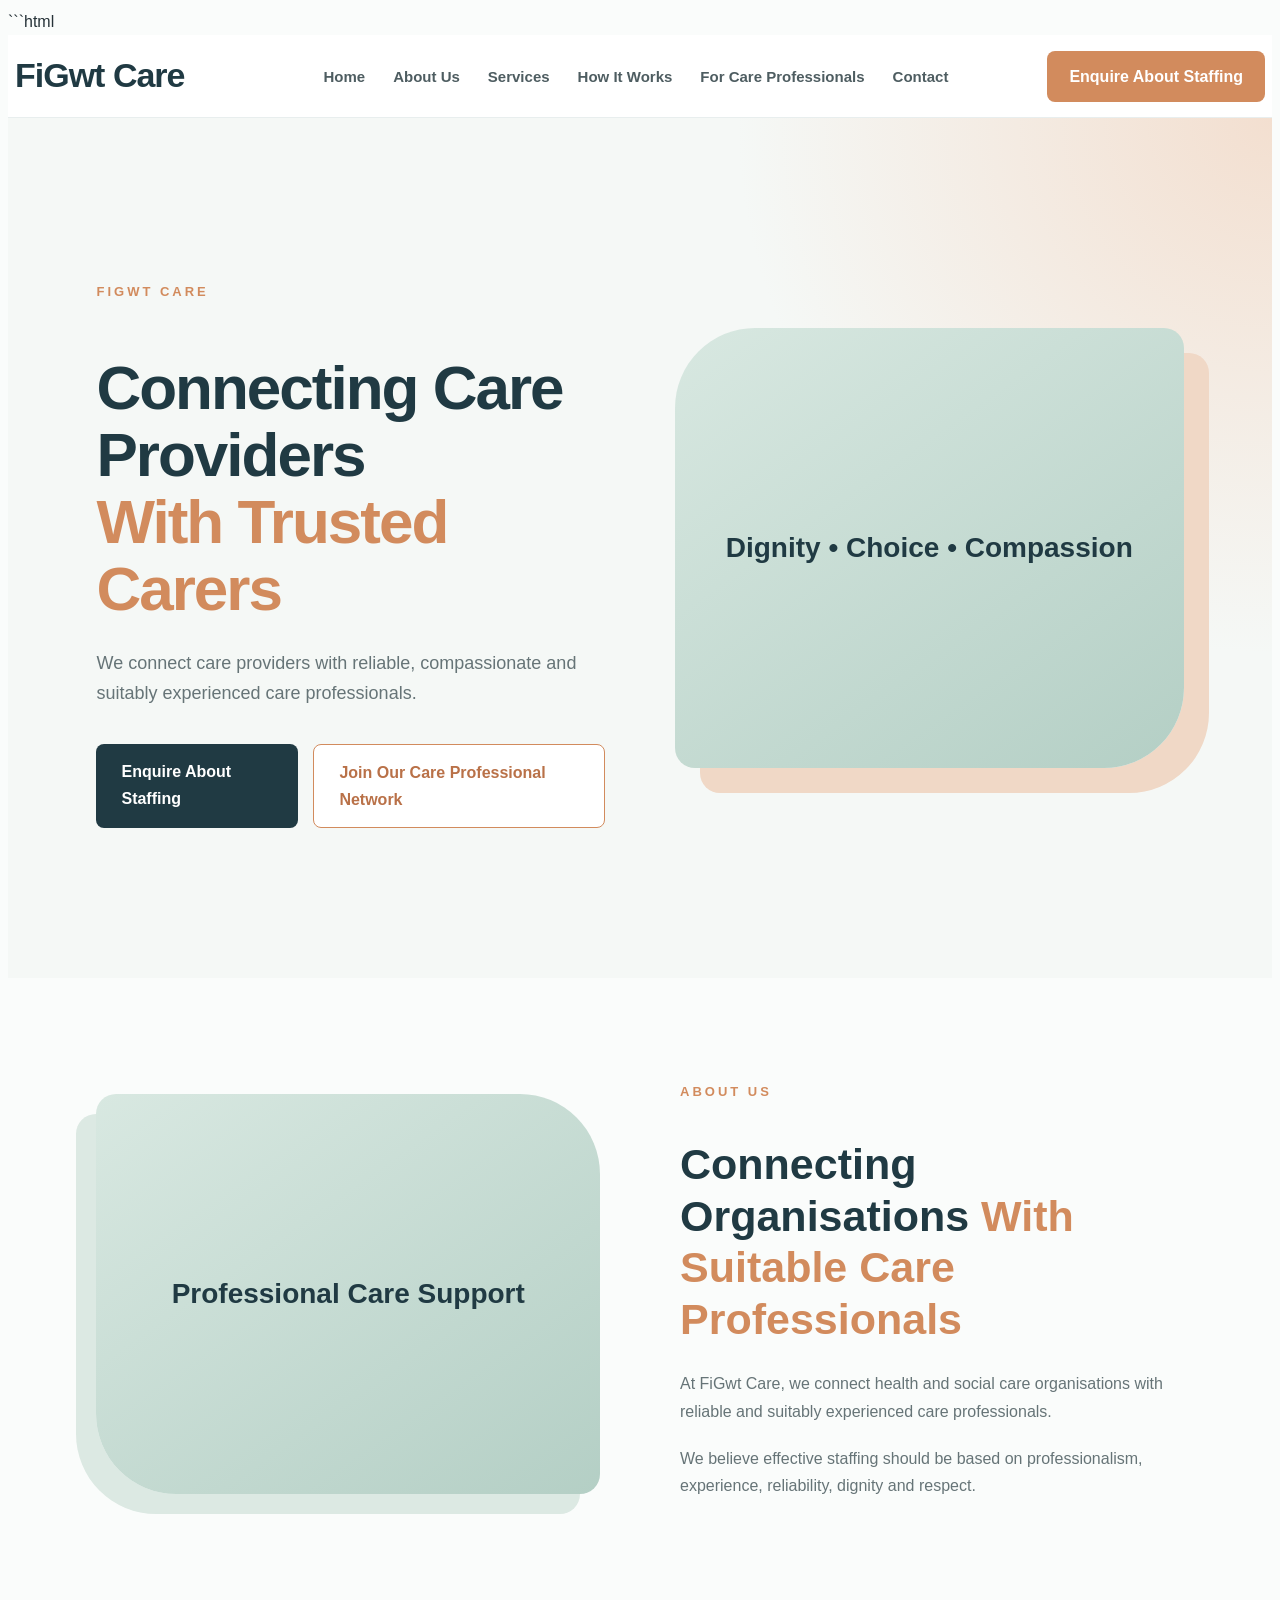
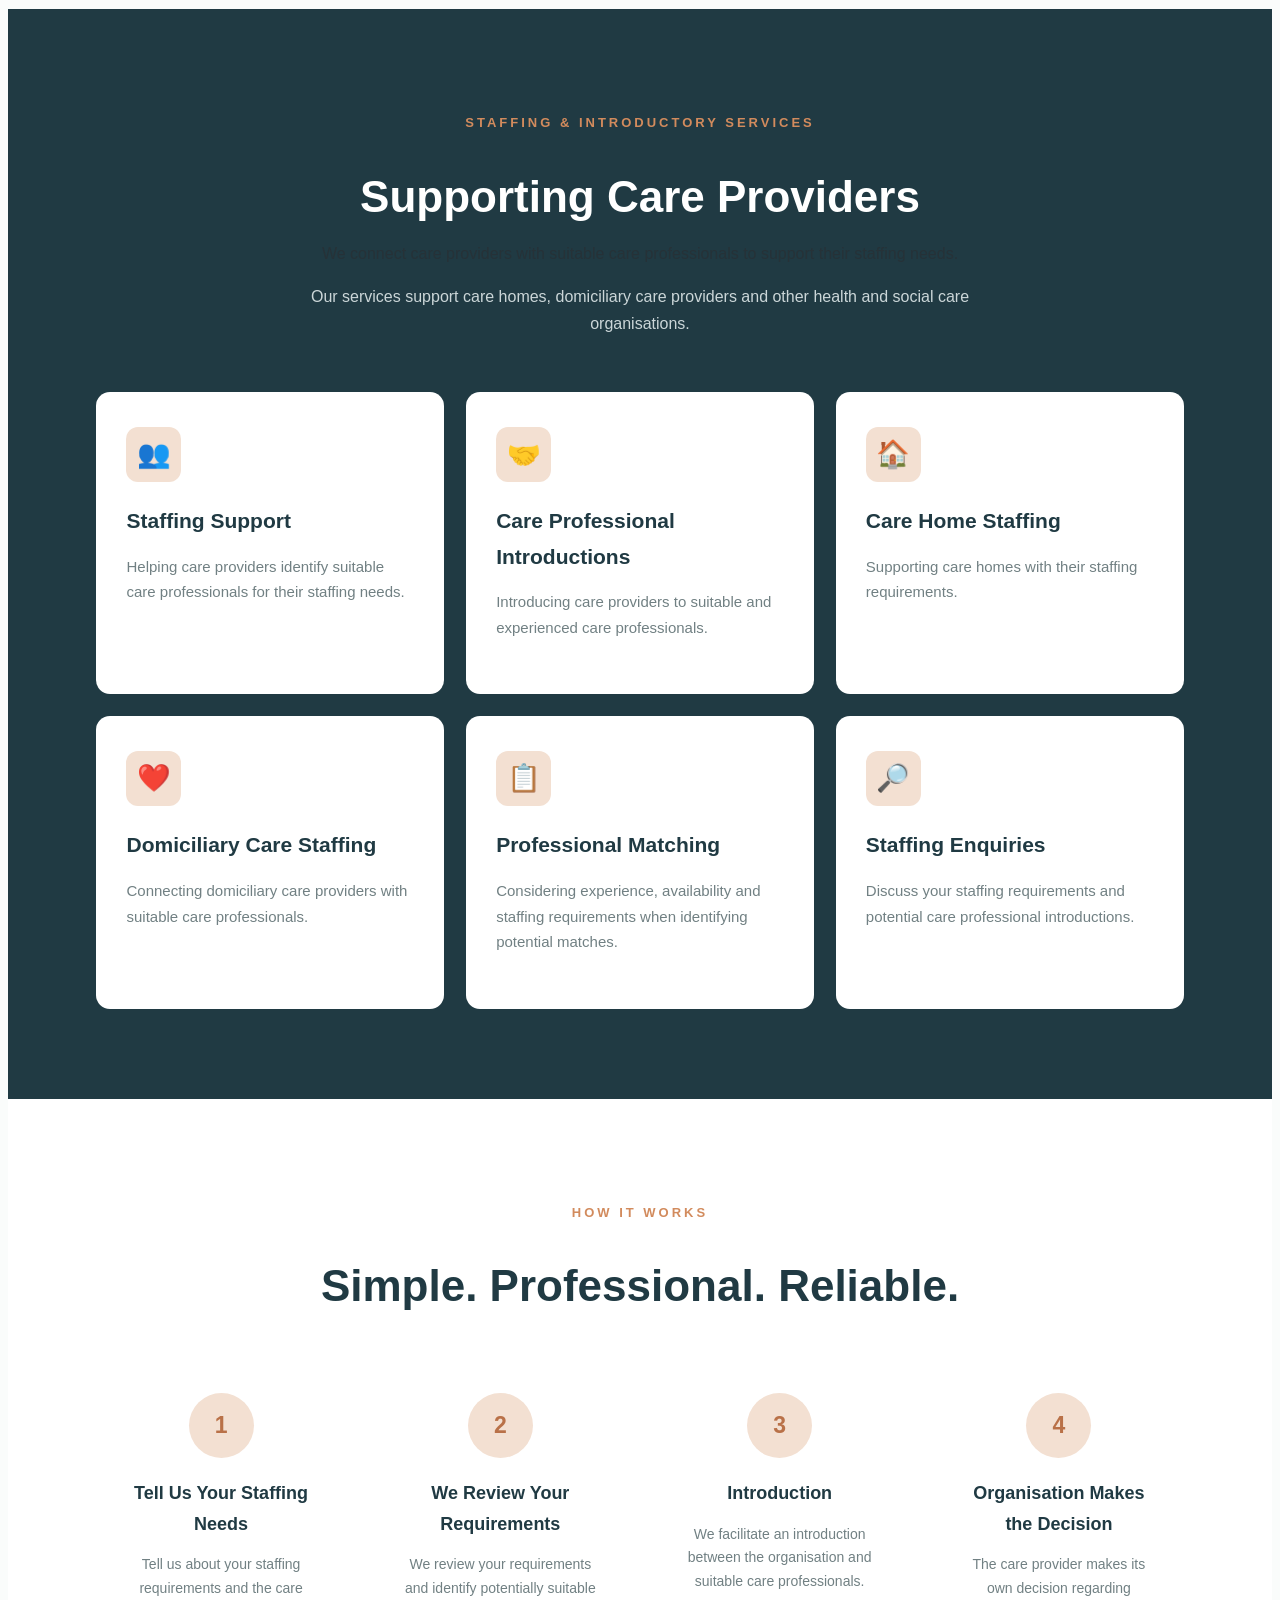
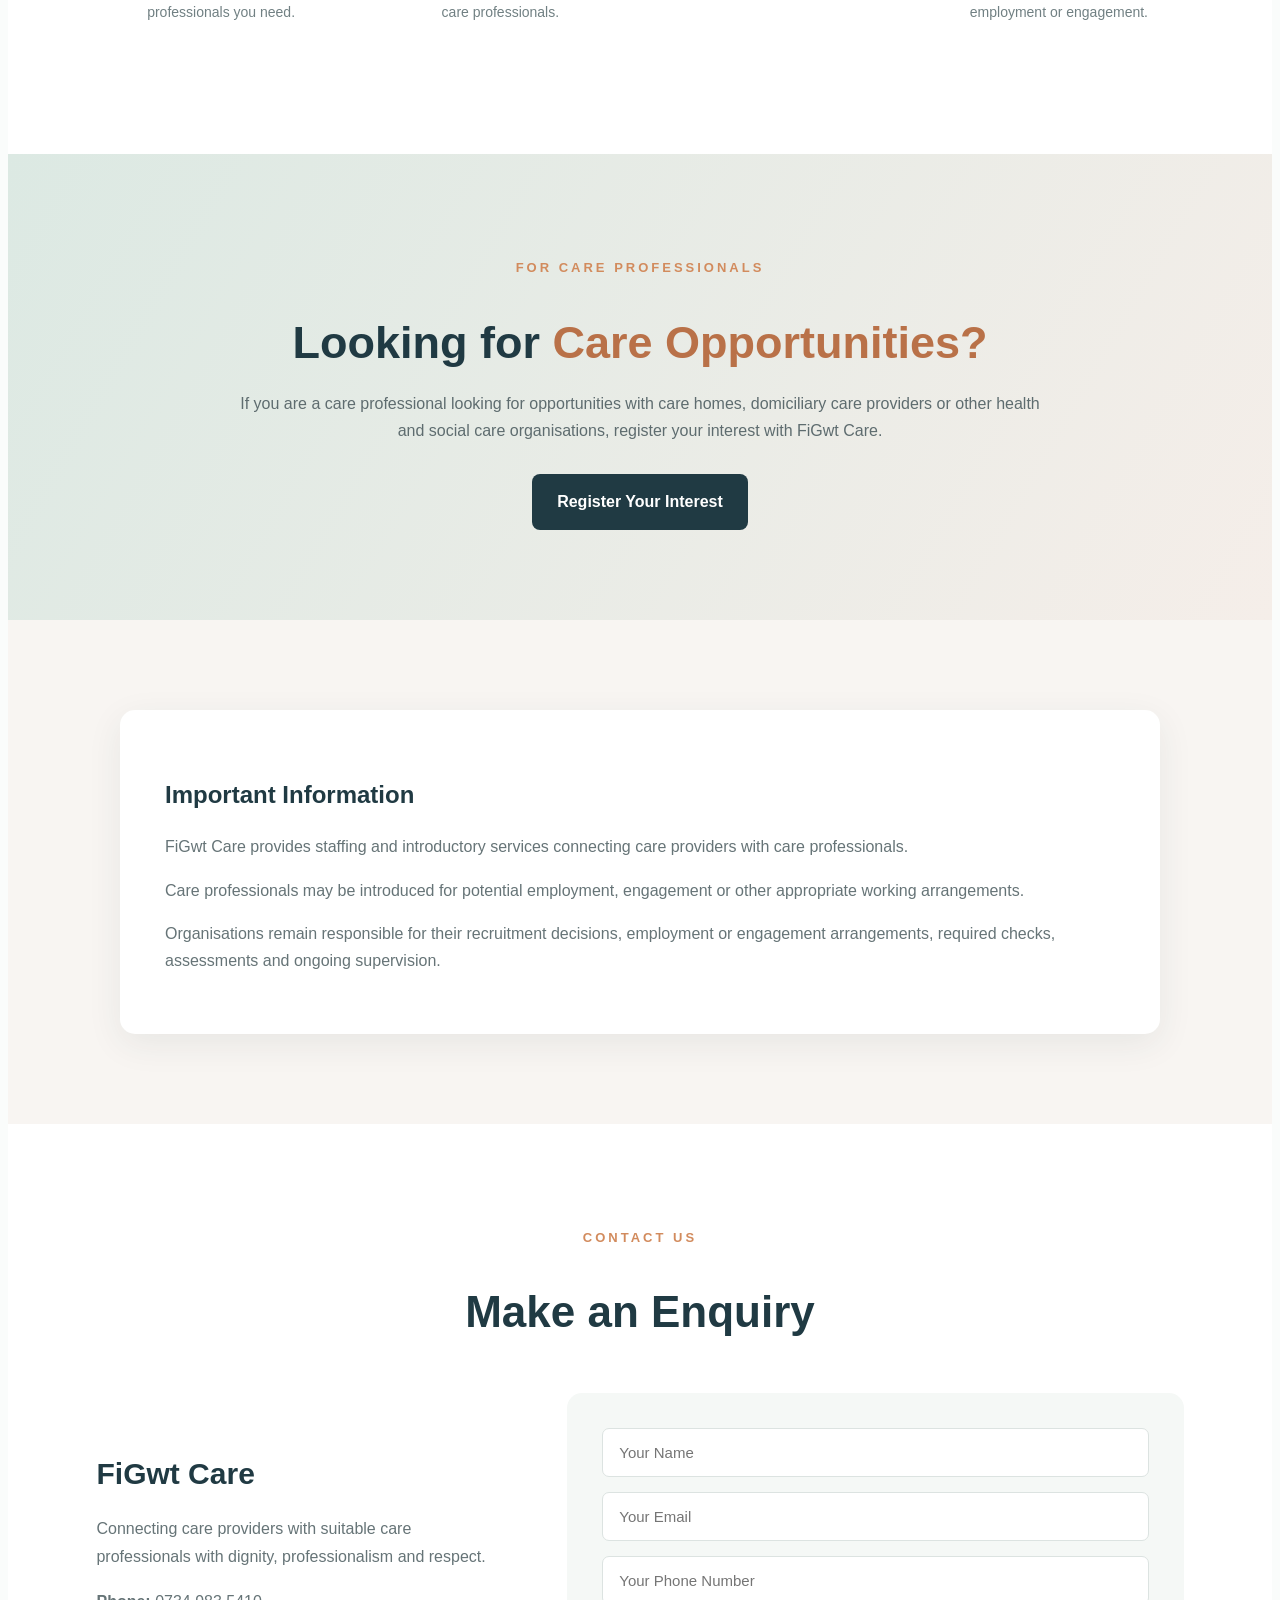
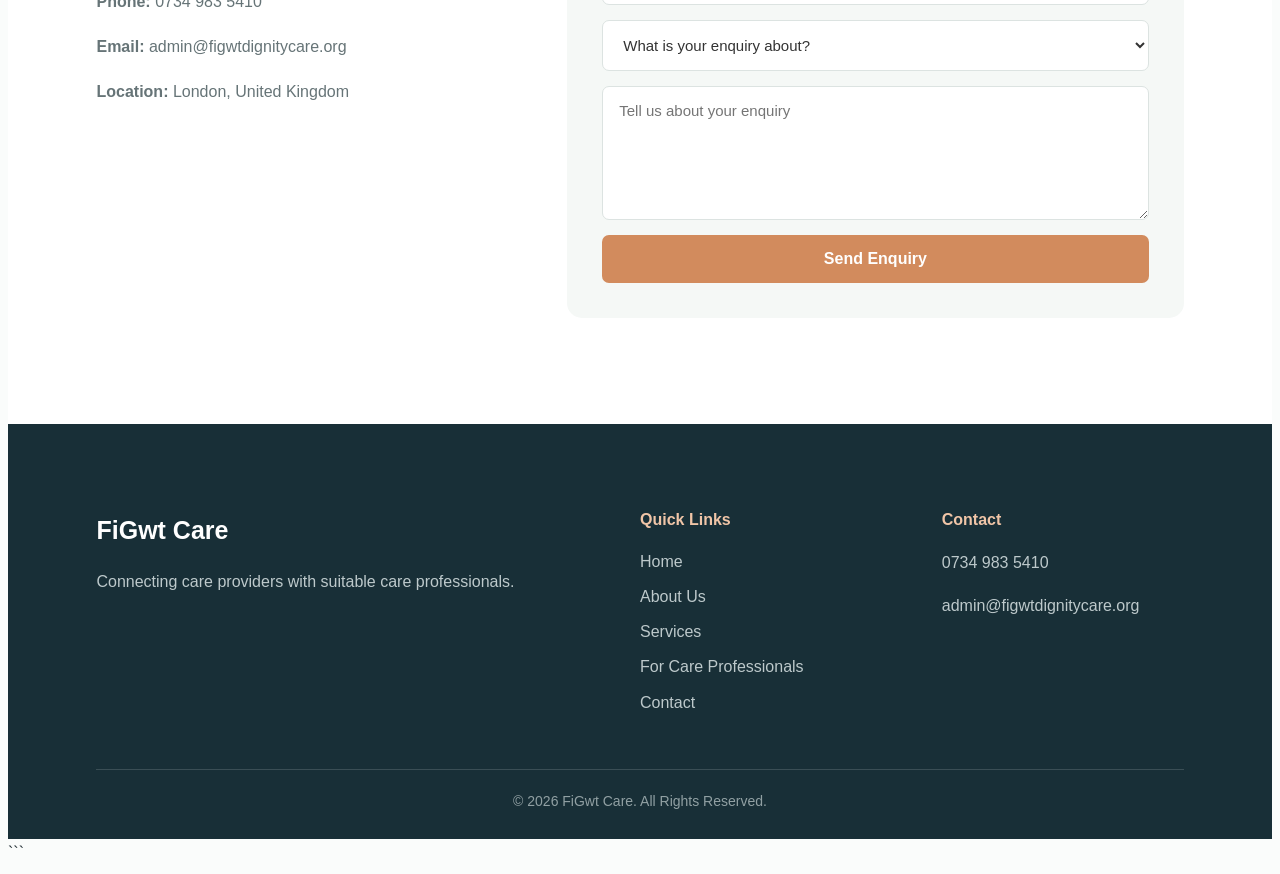
<file: index.html>
```html
<!DOCTYPE html>
<html lang="en">

<head>
    <meta charset="UTF-8">
    <meta name="viewport" content="width=device-width, initial-scale=1.0">
    <title>FiGwt Care | Staffing & Introductory Services</title>
    <link rel="stylesheet" href="style.css">
</head>

<body>

<header>
    <nav class="navbar">

        <div class="logo">FiGwt Care</div>

        <ul class="nav-links">
            <li><a href="#home">Home</a></li>
            <li><a href="#about">About Us</a></li>
            <li><a href="#services">Services</a></li>
            <li><a href="#how-it-works">How It Works</a></li>
            <li><a href="#carers">For Care Professionals</a></li>
            <li><a href="#contact">Contact</a></li>
        </ul>

        <a href="#contact" class="nav-button">Enquire About Staffing</a>

    </nav>
</header>


<section id="home" class="hero">

    <div class="hero-content">

        <p class="welcome">FIGWT CARE</p>

        <h1>
            Connecting Care Providers
            <span>With Trusted Carers</span>
        </h1>

        <p>
            We connect care providers with reliable, compassionate
            and suitably experienced care professionals.
        </p>

        <div class="hero-buttons">
            <a href="#contact" class="primary-button">
                Enquire About Staffing
            </a>

            <a href="application.html" class="secondary-button">
                Join Our Care Professional Network
            </a>
        </div>

    </div>

    <div class="hero-image">
        <div class="image-placeholder">
            Dignity • Choice • Compassion
        </div>
    </div>

</section>


<section id="about" class="about">

    <div class="about-image">
        <div class="image-placeholder">
            Professional Care Support
        </div>
    </div>

    <div class="about-content">

        <p class="section-title">ABOUT US</p>

        <h2>
            Connecting Organisations
            <span>With Suitable Care Professionals</span>
        </h2>

        <p>
            At FiGwt Care, we connect health and social care
            organisations with reliable and suitably experienced
            care professionals.
        </p>

        <p>
            We believe effective staffing should be based on
            professionalism, experience, reliability, dignity
            and respect.
        </p>

    </div>

</section>


<section id="services" class="services">

    <div class="section-heading">

        <p class="section-title">STAFFING & INTRODUCTORY SERVICES</p>

        <h2>Supporting Care Providers</h2>

        <p>
            We connect care providers with suitable care professionals
            to support their staffing needs.
        </p>

        <p>
            Our services support care homes, domiciliary care providers
            and other health and social care organisations.
        </p>

    </div>

    <div class="service-container">

        <div class="service-card">
            <div class="service-icon">👥</div>
            <h3>Staffing Support</h3>
            <p>
                Helping care providers identify suitable care
                professionals for their staffing needs.
            </p>
        </div>

        <div class="service-card">
            <div class="service-icon">🤝</div>
            <h3>Care Professional Introductions</h3>
            <p>
                Introducing care providers to suitable and
                experienced care professionals.
            </p>
        </div>

        <div class="service-card">
            <div class="service-icon">🏠</div>
            <h3>Care Home Staffing</h3>
            <p>
                Supporting care homes with their staffing requirements.
            </p>
        </div>

        <div class="service-card">
            <div class="service-icon">❤️</div>
            <h3>Domiciliary Care Staffing</h3>
            <p>
                Connecting domiciliary care providers with
                suitable care professionals.
            </p>
        </div>

        <div class="service-card">
            <div class="service-icon">📋</div>
            <h3>Professional Matching</h3>
            <p>
                Considering experience, availability and
                staffing requirements when identifying potential matches.
            </p>
        </div>

        <div class="service-card">
            <div class="service-icon">🔎</div>
            <h3>Staffing Enquiries</h3>
            <p>
                Discuss your staffing requirements and
                potential care professional introductions.
            </p>
        </div>

    </div>

</section>


<section id="how-it-works" class="how-it-works">

    <div class="section-heading">

        <p class="section-title">HOW IT WORKS</p>

        <h2>Simple. Professional. Reliable.</h2>

    </div>

    <div class="steps">

        <div class="step">
            <div class="step-number">1</div>
            <h3>Tell Us Your Staffing Needs</h3>
            <p>
                Tell us about your staffing requirements and
                the care professionals you need.
            </p>
        </div>

        <div class="step">
            <div class="step-number">2</div>
            <h3>We Review Your Requirements</h3>
            <p>
                We review your requirements and identify
                potentially suitable care professionals.
            </p>
        </div>

        <div class="step">
            <div class="step-number">3</div>
            <h3>Introduction</h3>
            <p>
                We facilitate an introduction between the
                organisation and suitable care professionals.
            </p>
        </div>

        <div class="step">
            <div class="step-number">4</div>
            <h3>Organisation Makes the Decision</h3>
            <p>
                The care provider makes its own decision
                regarding employment or engagement.
            </p>
        </div>

    </div>

</section>


<section id="carers" class="carers">

    <div class="carer-content">

        <p class="section-title">FOR CARE PROFESSIONALS</p>

        <h2>
            Looking for
            <span>Care Opportunities?</span>
        </h2>

        <p>
            If you are a care professional looking for opportunities
            with care homes, domiciliary care providers or other
            health and social care organisations, register your
            interest with FiGwt Care.
        </p>

        <a href="application.html" class="primary-button">
            Register Your Interest
        </a>

    </div>

</section>


<section class="information">

    <div class="information-box">

        <h2>Important Information</h2>

        <p>
            FiGwt Care provides staffing and introductory services
            connecting care providers with care professionals.
        </p>

        <p>
            Care professionals may be introduced for potential
            employment, engagement or other appropriate working
            arrangements.
        </p>

        <p>
            Organisations remain responsible for their recruitment
            decisions, employment or engagement arrangements,
            required checks, assessments and ongoing supervision.
        </p>

    </div>

</section>


<section id="contact" class="contact">

    <div class="section-heading">

        <p class="section-title">CONTACT US</p>

        <h2>Make an Enquiry</h2>

    </div>

    <div class="contact-container">

        <div class="contact-details">

            <h3>FiGwt Care</h3>

            <p>
                Connecting care providers with suitable care
                professionals with dignity, professionalism and respect.
            </p>

            <p>
                <strong>Phone:</strong> 0734 983 5410
            </p>

            <p>
                <strong>Email:</strong> admin@figwtdignitycare.org
            </p>

            <p>
                <strong>Location:</strong> London, United Kingdom
            </p>

        </div>


        <form
            class="contact-form"
            action="https://formsubmit.co/admin@figwtdignitycare.org"
            method="POST"
        >

            <input
                type="text"
                name="name"
                placeholder="Your Name"
                required
            >

            <input
                type="email"
                name="email"
                placeholder="Your Email"
                required
            >

            <input
                type="tel"
                name="phone"
                placeholder="Your Phone Number"
            >

            <select name="enquiry" required>

                <option value="">
                    What is your enquiry about?
                </option>

                <option value="staffing-enquiry">
                    Staffing enquiry
                </option>

                <option value="care-provider-enquiry">
                    Care provider enquiry
                </option>

                <option value="general-enquiry">
                    General enquiry
                </option>

            </select>

            <textarea
                name="message"
                rows="6"
                placeholder="Tell us about your enquiry"
                required
            ></textarea>

            <input
                type="hidden"
                name="_subject"
                value="New Enquiry - FiGwt Care"
            >

            <input
                type="hidden"
                name="_captcha"
                value="false"
            >

            <button type="submit">
                Send Enquiry
            </button>

        </form>

    </div>

</section>


<footer>

    <div class="footer-content">

        <div>

            <h3>FiGwt Care</h3>

            <p>
                Connecting care providers with suitable
                care professionals.
            </p>

        </div>

        <div>

            <h4>Quick Links</h4>

            <a href="#home">Home</a>
            <a href="#about">About Us</a>
            <a href="#services">Services</a>
            <a href="#carers">For Care Professionals</a>
            <a href="#contact">Contact</a>

        </div>

        <div>

            <h4>Contact</h4>

            <p>0734 983 5410</p>
            <p>admin@figwtdignitycare.org</p>

        </div>

    </div>

    <div class="copyright">
        © 2026 FiGwt Care. All Rights Reserved.
    </div>

</footer>

</body>
</html>
```
</file>
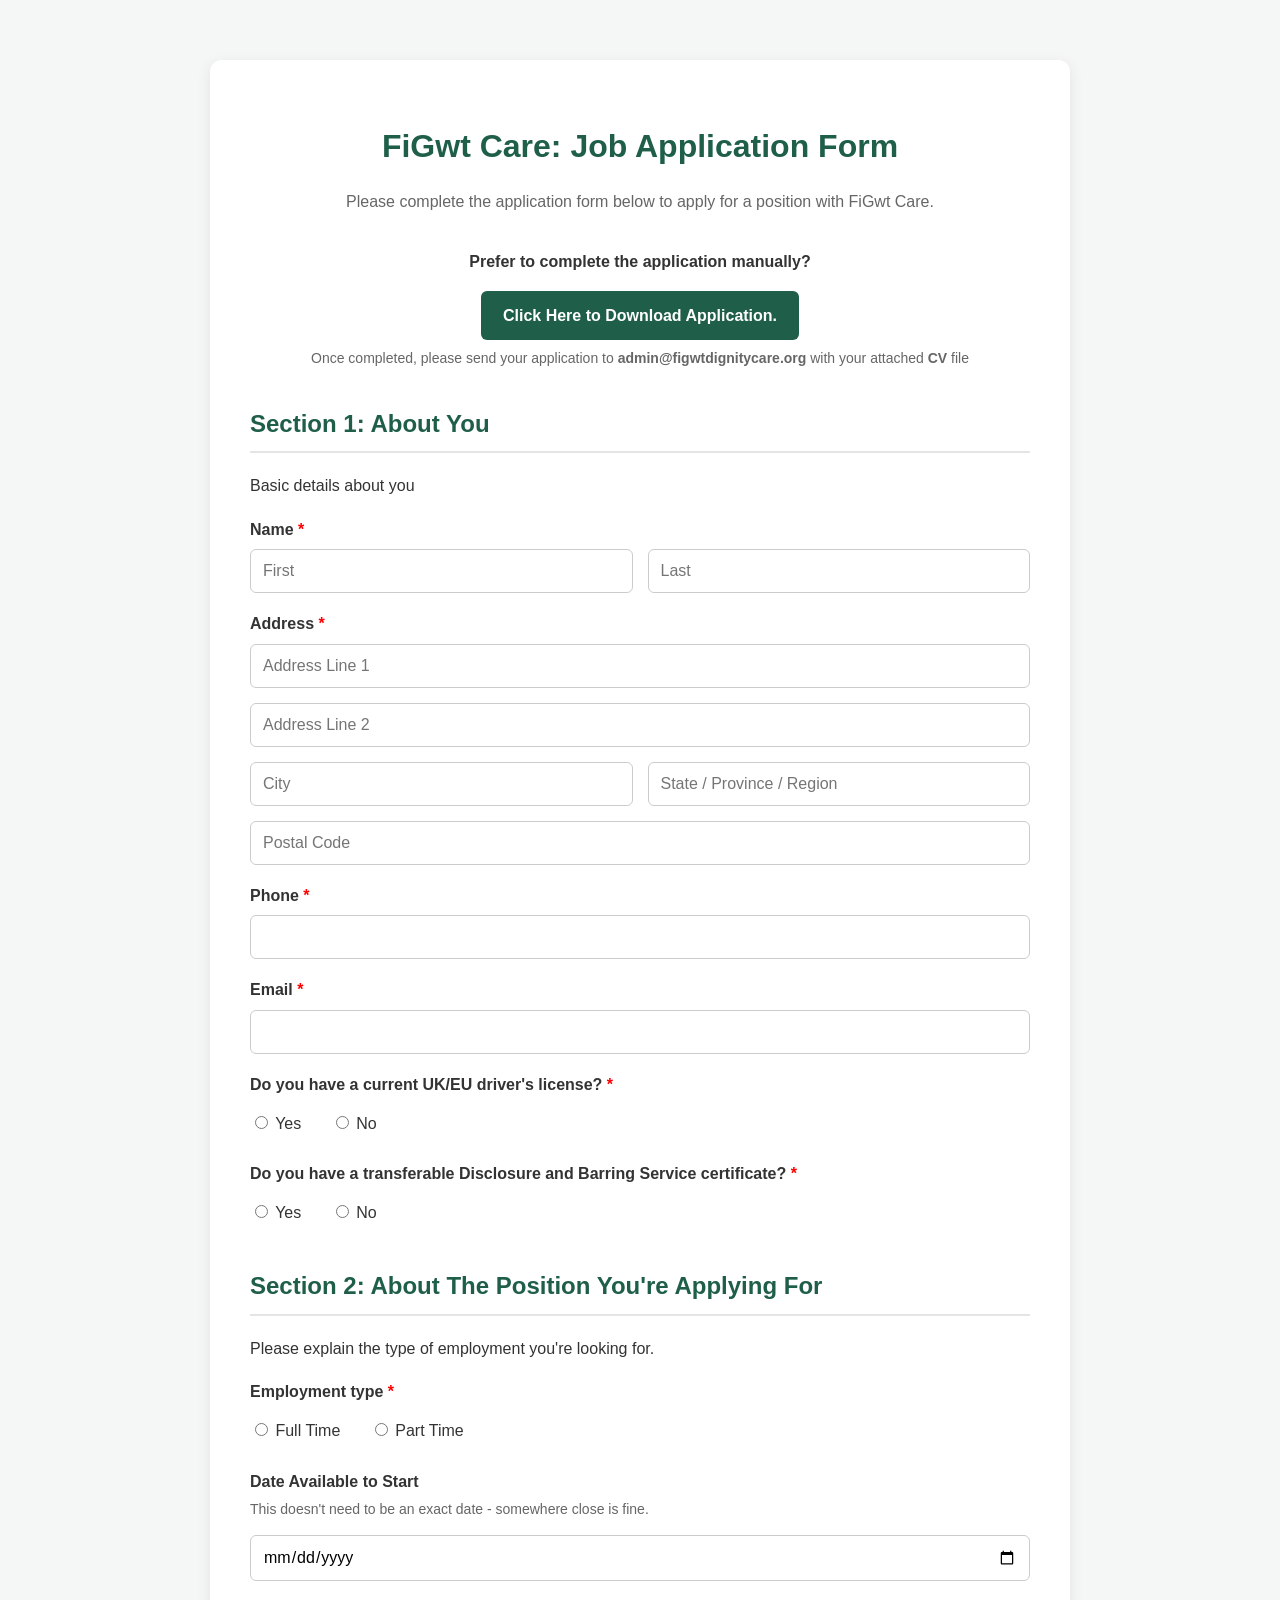
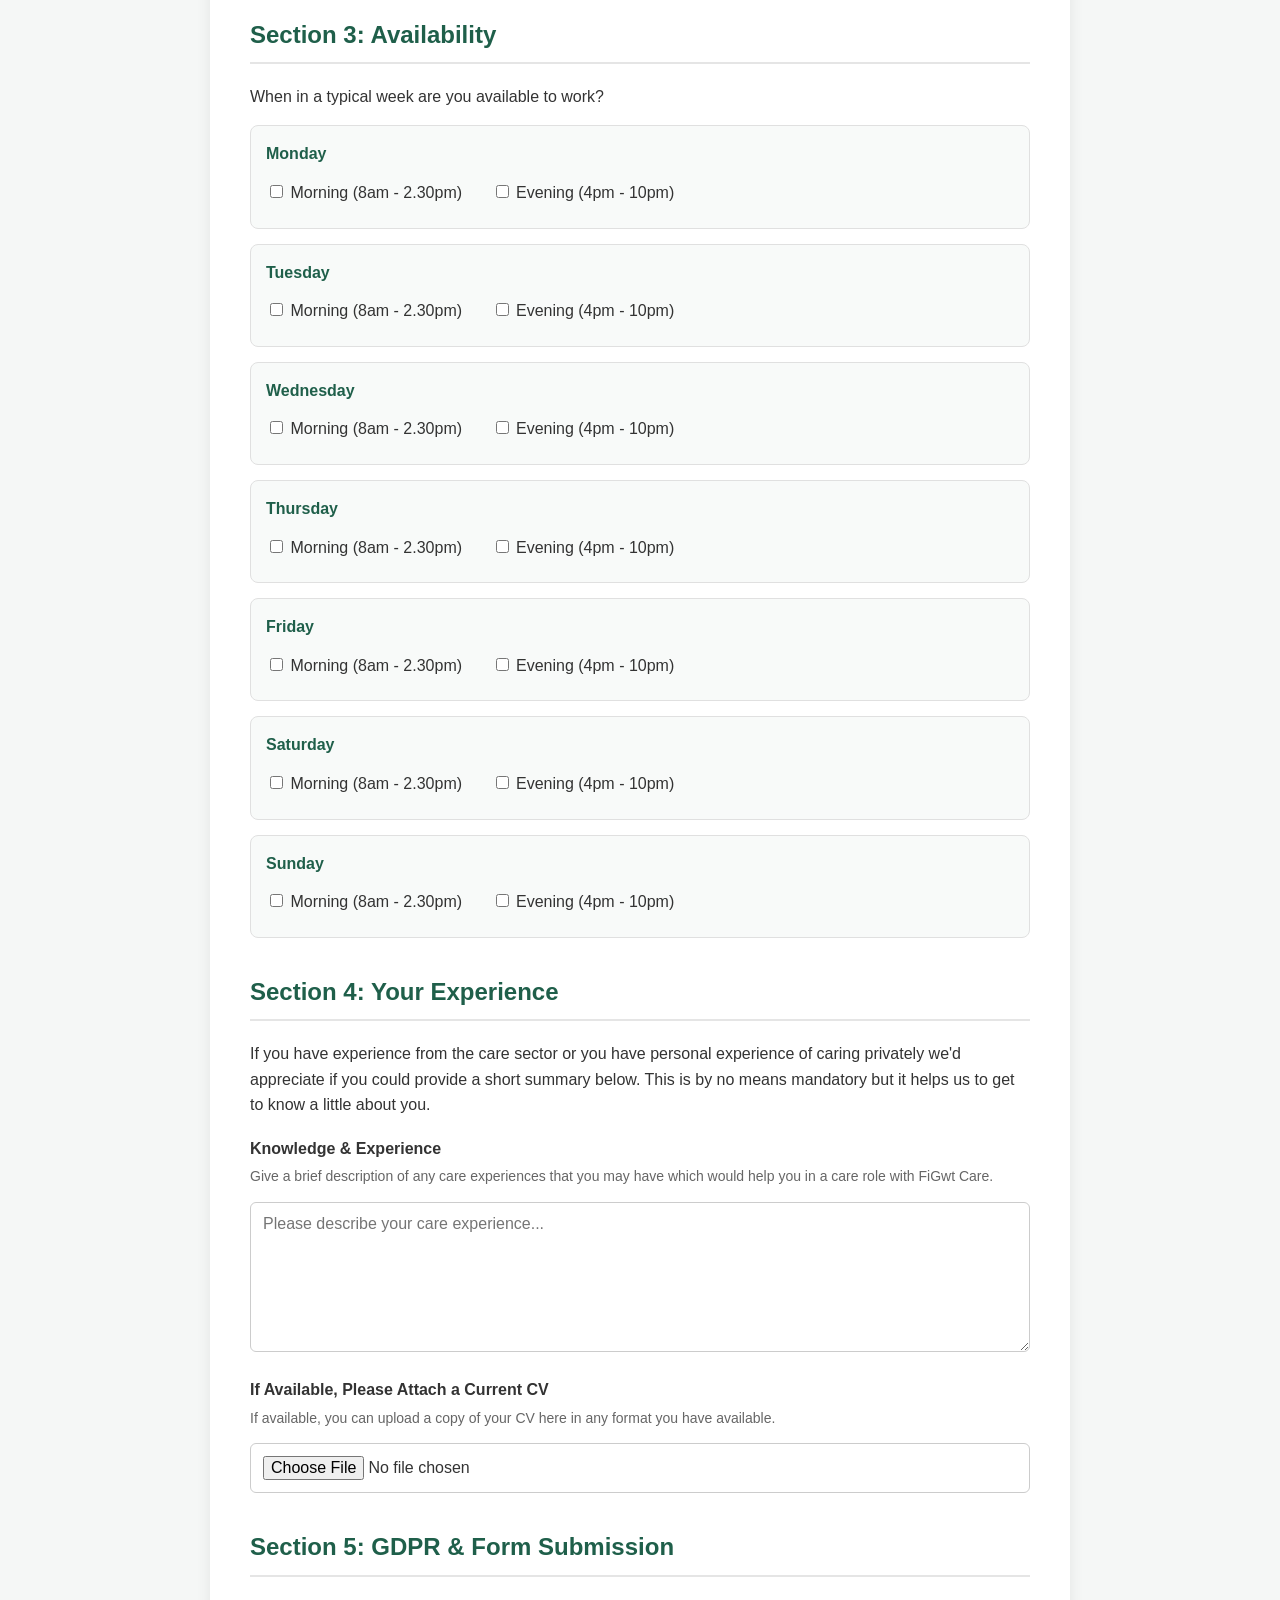
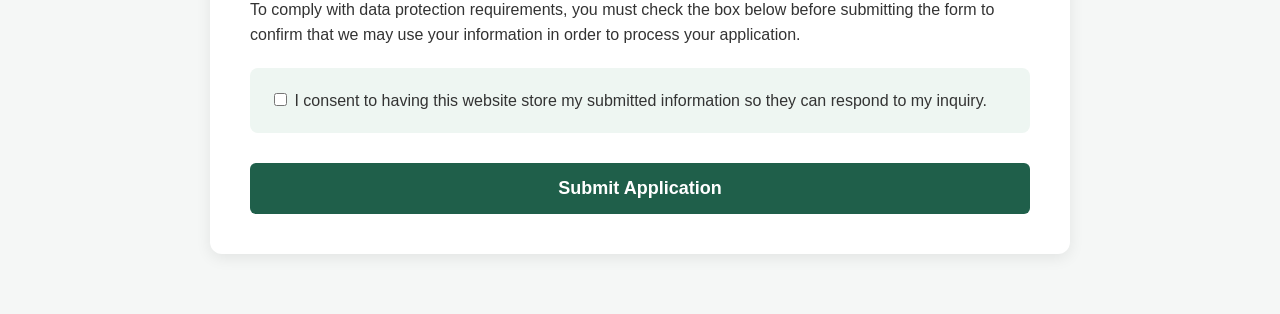
<file: application.html>
<!DOCTYPE html>
<html lang="en">
<head>
    <meta charset="UTF-8">
    <meta name="viewport" content="width=device-width, initial-scale=1.0">

    <title>FiGwt Care - Job Application Form</title>

    <style>
        * {
            box-sizing: border-box;
        }

        body {
            margin: 0;
            font-family: Arial, Helvetica, sans-serif;
            background-color: #f5f7f6;
            color: #333;
            line-height: 1.6;
        }

        .container {
            max-width: 900px;
            margin: 40px auto;
            padding: 20px;
        }

        .form-container {
            background: #ffffff;
            padding: 40px;
            border-radius: 12px;
            box-shadow: 0 4px 15px rgba(0, 0, 0, 0.08);
        }

        h1 {
            text-align: center;
            color: #1f5f4a;
            margin-bottom: 10px;
        }

        .intro {
            text-align: center;
            color: #666;
            margin-bottom: 35px;
        }

        h2 {
            color: #1f5f4a;
            border-bottom: 2px solid #e5e5e5;
            padding-bottom: 8px;
            margin-top: 35px;
        }

        label {
            display: block;
            font-weight: bold;
            margin-top: 18px;
            margin-bottom: 7px;
        }

        .required {
            color: red;
        }

        input[type="text"],
        input[type="email"],
        input[type="tel"],
        input[type="date"],
        input[type="file"],
        textarea {
            width: 100%;
            padding: 12px;
            border: 1px solid #ccc;
            border-radius: 6px;
            font-size: 16px;
            font-family: inherit;
        }

        textarea {
            min-height: 150px;
            resize: vertical;
        }

        .name-fields,
        .address-fields {
            display: grid;
            grid-template-columns: 1fr 1fr;
            gap: 15px;
        }

        .full-width {
            grid-column: 1 / -1;
        }

        .options {
            margin-top: 8px;
        }

        .options label {
            font-weight: normal;
            display: inline-block;
            margin-right: 25px;
            margin-top: 5px;
        }

        .day {
            background-color: #f8faf9;
            border: 1px solid #e0e0e0;
            border-radius: 8px;
            padding: 15px;
            margin: 15px 0;
        }

        .day-name {
            font-weight: bold;
            color: #1f5f4a;
            margin-bottom: 8px;
        }

        .description {
            color: #666;
            font-size: 14px;
        }

        .gdpr {
            background-color: #eef6f2;
            border-radius: 8px;
            padding: 20px;
            margin-top: 20px;
        }

        .gdpr label {
            font-weight: normal;
            margin: 0;
        }

        button {
            width: 100%;
            padding: 15px;
            margin-top: 30px;
            background-color: #1f5f4a;
            color: white;
            border: none;
            border-radius: 6px;
            font-size: 18px;
            font-weight: bold;
            cursor: pointer;
        }

        button:hover {
            background-color: #164737;
        }

        .note {
            font-size: 14px;
            color: #666;
            margin-top: -3px;
        }

        @media (max-width: 650px) {

            .container {
                padding: 10px;
            }

            .form-container {
                padding: 20px;
            }

            .name-fields,
            .address-fields {
                grid-template-columns: 1fr;
            }

            .full-width {
                grid-column: auto;
            }
        }
    </style>
</head>

<body>

<div class="container">

    <div class="form-container">

        <h1>FiGwt Care: Job Application Form</h1>

<p class="intro">
    Please complete the application form below to apply for a position with FiGwt Care.
</p>

<div style="text-align: center; margin-bottom: 30px;">
    <p>
        <strong>Prefer to complete the application manually?</strong>
    </p>

    <a
        href="YOUR-GITHUB-WORD-DOCUMENT-LINK"
        download
        style="
            display: inline-block;
            padding: 12px 22px;
            background-color: #1f5f4a;
            color: white;
            text-decoration: none;
            border-radius: 6px;
            font-weight: bold;
            margin-bottom: 10px;
        "
    >
        Click Here to Download Application.
    </a>

    <p class="note">
        Once completed, please send your application to
        <strong>admin@figwtdignitycare.org</strong> with your attached <strong>CV</strong> file
    </p>
</div>


        <!-- APPLICATION FORM -->

        <form
    action="https://formsubmit.co/admin@figwtdignitycare.org"
    method="POST"
    enctype="multipart/form-data"
>
    <input type="hidden" name="_subject" value="New Job Application - FiGwt Care">
    <input type="hidden" name="_captcha" value="false">
    <input type="hidden" name="_next" value="https://figwtdignitycare.org/application.html">


            <!-- SECTION 1 -->

            <h2>Section 1: About You</h2>

            <p>Basic details about you</p>


            <!-- NAME -->

            <label>
                Name <span class="required">*</span>
            </label>

            <div class="name-fields">

                <div>
                    <input
                        type="text"
                        name="first_name"
                        placeholder="First"
                        required
                    >
                </div>

                <div>
                    <input
                        type="text"
                        name="last_name"
                        placeholder="Last"
                        required
                    >
                </div>

            </div>


            <!-- ADDRESS -->

            <label>
                Address <span class="required">*</span>
            </label>

            <div class="address-fields">

                <div class="full-width">
                    <input
                        type="text"
                        name="address_line_1"
                        placeholder="Address Line 1"
                        required
                    >
                </div>

                <div class="full-width">
                    <input
                        type="text"
                        name="address_line_2"
                        placeholder="Address Line 2"
                    >
                </div>

                <div>
                    <input
                        type="text"
                        name="city"
                        placeholder="City"
                        required
                    >
                </div>

                <div>
                    <input
                        type="text"
                        name="region"
                        placeholder="State / Province / Region"
                    >
                </div>

                <div class="full-width">
                    <input
                        type="text"
                        name="postal_code"
                        placeholder="Postal Code"
                        required
                    >
                </div>

            </div>


            <!-- PHONE -->

            <label for="phone">
                Phone <span class="required">*</span>
            </label>

            <input
                type="tel"
                id="phone"
                name="phone"
                required
            >


            <!-- EMAIL -->

            <label for="email">
                Email <span class="required">*</span>
            </label>

            <input
                type="email"
                id="email"
                name="email"
                required
            >


            <!-- DRIVING LICENCE -->

            <label>
                Do you have a current UK/EU driver's license?
                <span class="required">*</span>
            </label>

            <div class="options">

                <label>
                    <input
                        type="radio"
                        name="drivers_license"
                        value="Yes"
                        required
                    >
                    Yes
                </label>

                <label>
                    <input
                        type="radio"
                        name="drivers_license"
                        value="No"
                    >
                    No
                </label>

            </div>


            <!-- DBS -->

            <label>
                Do you have a transferable Disclosure and Barring Service certificate?
                <span class="required">*</span>
            </label>

            <div class="options">

                <label>
                    <input
                        type="radio"
                        name="dbs"
                        value="Yes"
                        required
                    >
                    Yes
                </label>

                <label>
                    <input
                        type="radio"
                        name="dbs"
                        value="No"
                    >
                    No
                </label>

            </div>



            <!-- SECTION 2 -->

            <h2>Section 2: About The Position You're Applying For</h2>

            <p>
                Please explain the type of employment you're looking for.
            </p>


            <!-- EMPLOYMENT TYPE -->

            <label>
                Employment type <span class="required">*</span>
            </label>

            <div class="options">

                <label>
                    <input
                        type="radio"
                        name="employment_type"
                        value="Full Time"
                        required
                    >
                    Full Time
                </label>

                <label>
                    <input
                        type="radio"
                        name="employment_type"
                        value="Part Time"
                    >
                    Part Time
                </label>

            </div>


            <!-- START DATE -->

            <label for="start_date">
                Date Available to Start
            </label>

            <p class="note">
                This doesn't need to be an exact date - somewhere close is fine.
            </p>

            <input
                type="date"
                id="start_date"
                name="start_date"
            >



            <!-- SECTION 3 -->

            <h2>Section 3: Availability</h2>

            <p>
                When in a typical week are you available to work?
            </p>


            <!-- MONDAY -->

            <div class="day">

                <div class="day-name">Monday</div>

                <div class="options">

                    <label>
                        <input
                            type="checkbox"
                            name="monday[]"
                            value="Morning"
                        >
                        Morning (8am - 2.30pm)
                    </label>

                    <label>
                        <input
                            type="checkbox"
                            name="monday[]"
                            value="Evening"
                        >
                        Evening (4pm - 10pm)
                    </label>

                </div>

            </div>


            <!-- TUESDAY -->

            <div class="day">

                <div class="day-name">Tuesday</div>

                <div class="options">

                    <label>
                        <input
                            type="checkbox"
                            name="tuesday[]"
                            value="Morning"
                        >
                        Morning (8am - 2.30pm)
                    </label>

                    <label>
                        <input
                            type="checkbox"
                            name="tuesday[]"
                            value="Evening"
                        >
                        Evening (4pm - 10pm)
                    </label>

                </div>

            </div>


            <!-- WEDNESDAY -->

            <div class="day">

                <div class="day-name">Wednesday</div>

                <div class="options">

                    <label>
                        <input
                            type="checkbox"
                            name="wednesday[]"
                            value="Morning"
                        >
                        Morning (8am - 2.30pm)
                    </label>

                    <label>
                        <input
                            type="checkbox"
                            name="wednesday[]"
                            value="Evening"
                        >
                        Evening (4pm - 10pm)
                    </label>

                </div>

            </div>


            <!-- THURSDAY -->

            <div class="day">

                <div class="day-name">Thursday</div>

                <div class="options">

                    <label>
                        <input
                            type="checkbox"
                            name="thursday[]"
                            value="Morning"
                        >
                        Morning (8am - 2.30pm)
                    </label>

                    <label>
                        <input
                            type="checkbox"
                            name="thursday[]"
                            value="Evening"
                        >
                        Evening (4pm - 10pm)
                    </label>

                </div>

            </div>


            <!-- FRIDAY -->

            <div class="day">

                <div class="day-name">Friday</div>

                <div class="options">

                    <label>
                        <input
                            type="checkbox"
                            name="friday[]"
                            value="Morning"
                        >
                        Morning (8am - 2.30pm)
                    </label>

                    <label>
                        <input
                            type="checkbox"
                            name="friday[]"
                            value="Evening"
                        >
                        Evening (4pm - 10pm)
                    </label>

                </div>

            </div>


            <!-- SATURDAY -->

            <div class="day">

                <div class="day-name">Saturday</div>

                <div class="options">

                    <label>
                        <input
                            type="checkbox"
                            name="saturday[]"
                            value="Morning"
                        >
                        Morning (8am - 2.30pm)
                    </label>

                    <label>
                        <input
                            type="checkbox"
                            name="saturday[]"
                            value="Evening"
                        >
                        Evening (4pm - 10pm)
                    </label>

                </div>

            </div>


            <!-- SUNDAY -->

            <div class="day">

                <div class="day-name">Sunday</div>

                <div class="options">

                    <label>
                        <input
                            type="checkbox"
                            name="sunday[]"
                            value="Morning"
                        >
                        Morning (8am - 2.30pm)
                    </label>

                    <label>
                        <input
                            type="checkbox"
                            name="sunday[]"
                            value="Evening"
                        >
                        Evening (4pm - 10pm)
                    </label>

                </div>

            </div>



            <!-- SECTION 4 -->

            <h2>Section 4: Your Experience</h2>

            <p>
                If you have experience from the care sector or you have personal
                experience of caring privately we'd appreciate if you could provide
                a short summary below. This is by no means mandatory but it helps
                us to get to know a little about you.
            </p>


            <!-- EXPERIENCE -->

            <label for="experience">
                Knowledge &amp; Experience
            </label>

            <p class="note">
                Give a brief description of any care experiences that you may have
                which would help you in a care role with FiGwt Care.
            </p>

            <textarea
                id="experience"
                name="experience"
                placeholder="Please describe your care experience..."
            ></textarea>


            <!-- CV -->

            <label for="cv">
                If Available, Please Attach a Current CV
            </label>

            <p class="note">
                If available, you can upload a copy of your CV here in any format
                you have available.
            </p>

            <input
                type="file"
                id="cv"
                name="cv"
                accept=".pdf,.doc,.docx,.odt,.rtf,.txt"
            >



            <!-- SECTION 5 -->

            <h2>Section 5: GDPR &amp; Form Submission</h2>

            <p>
                To comply with data protection requirements, you must check the box
                below before submitting the form to confirm that we may use your
                information in order to process your application.
            </p>


            <!-- GDPR -->

            <div class="gdpr">

                <label>

                    <input
                        type="checkbox"
                        name="gdpr_agreement"
                        value="I consent"
                        required
                    >

                    I consent to having this website store my submitted information
                    so they can respond to my inquiry.

                </label>

            </div>


            <!-- SUBMIT -->

            <button type="submit">
                Submit Application
            </button>


        </form>

    </div>

</div>

</body>
</html>
</file>
<file: style.css>
```css
/* =========================================
   FIGWT CARE
   MODERN STAFFING & INTRODUCTORY CARE WEBSITE
========================================= */

* {
    margin: 0;
    padding: 0;
    box-sizing: border-box;
}

html {
    scroll-behavior: smooth;
}

body {
    font-family: "Segoe UI", Arial, sans-serif;
    background: #fafcfb;
    color: #263238;
    line-height: 1.7;
}

a {
    text-decoration: none;
    color: inherit;
}

section {
    padding: 90px 7%;
}


/* =========================================
   NAVIGATION
========================================= */

header {
    background: #ffffff;
    border-bottom: 1px solid #e8eeee;
    position: sticky;
    top: 0;
    z-index: 999;
}

.navbar {
    max-width: 1250px;
    margin: auto;

    min-height: 82px;

    display: flex;
    align-items: center;
    justify-content: space-between;
}

.logo {
    font-size: 34px;
    font-weight: 800;
    letter-spacing: -1px;
    color: #203a43;
}

.logo span {
    color: #d28b5d;
}

.nav-links {
    display: flex;
    align-items: center;
    gap: 28px;
    list-style: none;
}

.nav-links a {
    color: #4e5d61;
    font-size: 15px;
    font-weight: 600;

    transition: 0.3s;
}

.nav-links a:hover {
    color: #d28b5d;
}

.nav-button {
    background: #d28b5d;
    color: white;

    padding: 12px 22px;

    border-radius: 8px;

    font-weight: 700;

    transition: 0.3s;
}

.nav-button:hover {
    background: #b97148;
}


/* =========================================
   HERO
========================================= */

.hero {
    min-height: 680px;

    background:
        radial-gradient(
            circle at top right,
            #f3dfd0,
            transparent 35%
        ),
        #f5f8f6;

    display: flex;
    align-items: center;

    gap: 70px;
}

.hero-content {
    flex: 1;
    max-width: 650px;
}

.welcome {
    color: #d28b5d;

    font-size: 13px;
    font-weight: 800;

    letter-spacing: 3px;

    margin-bottom: 20px;
}

.hero h1 {
    color: #203a43;

    font-size: 62px;
    line-height: 1.08;

    letter-spacing: -2px;

    margin-bottom: 25px;
}

.hero h1 span {
    display: block;
    color: #d28b5d;
}

.hero-content > p:not(.welcome) {
    color: #667477;

    font-size: 18px;

    max-width: 600px;

    margin-bottom: 35px;
}

.hero-buttons {
    display: flex;
    gap: 15px;
}

.primary-button,
.secondary-button {
    display: inline-block;

    padding: 14px 25px;

    border-radius: 8px;

    font-weight: 700;

    transition: 0.3s;
}

.primary-button {
    background: #203a43;
    color: white;
}

.primary-button:hover {
    background: #152b32;
    transform: translateY(-2px);
}

.secondary-button {
    border: 1px solid #d28b5d;
    color: #b97148;
    background: white;
}

.secondary-button:hover {
    background: #d28b5d;
    color: white;
}


/* =========================================
   HERO IMAGE
========================================= */

.hero-image {
    flex: 1;
    position: relative;
}

.image-placeholder {
    min-height: 440px;

    border-radius: 80px 20px 80px 20px;

    background:
        linear-gradient(
            145deg,
            #d8e8e1,
            #b4cfc5
        );

    display: flex;
    align-items: center;
    justify-content: center;

    text-align: center;

    color: #203a43;

    font-size: 28px;
    font-weight: 800;

    box-shadow:
        25px 25px 0 #f0d8c6;
}


/* =========================================
   SECTION HEADINGS
========================================= */

.section-heading {
    max-width: 700px;

    margin: 0 auto 55px;

    text-align: center;
}

.section-title {
    color: #d28b5d;

    font-size: 13px;
    font-weight: 800;

    letter-spacing: 3px;

    margin-bottom: 12px;
}

.section-heading h2 {
    color: #203a43;

    font-size: 44px;
    line-height: 1.2;

    margin-bottom: 15px;
}

.section-heading p:last-child {
    color: #718083;
}


/* =========================================
   ABOUT
========================================= */

.about {
    max-width: 1250px;
    margin: auto;

    display: flex;
    align-items: center;

    gap: 80px;
}

.about-image,
.about-content {
    flex: 1;
}

.about-image .image-placeholder {
    min-height: 400px;

    border-radius: 20px 80px 20px 80px;

    box-shadow: -20px 20px 0 #dce9e3;
}

.about-content h2 {
    color: #203a43;

    font-size: 43px;
    line-height: 1.2;

    margin-bottom: 25px;
}

.about-content h2 span {
    color: #d28b5d;
}

.about-content p:not(.section-title) {
    color: #667477;

    margin-bottom: 20px;
}


/* =========================================
   SERVICES
========================================= */

.services {
    background: #203a43;
}

.services .section-heading h2 {
    color: white;
}

.services .section-heading p:last-child {
    color: #cbd6d8;
}

.service-container {
    max-width: 1200px;
    margin: auto;

    display: grid;

    grid-template-columns:
        repeat(3, 1fr);

    gap: 22px;
}

.service-card {
    background: #ffffff;

    padding: 35px 30px;

    border-radius: 14px;

    border-bottom: 4px solid transparent;

    transition: 0.3s;
}

.service-card:hover {
    transform: translateY(-8px);

    border-bottom-color: #d28b5d;
}

.service-icon {
    width: 55px;
    height: 55px;

    border-radius: 12px;

    background: #f3e0d2;

    display: flex;
    align-items: center;
    justify-content: center;

    font-size: 27px;

    margin-bottom: 20px;
}

.service-card h3 {
    color: #203a43;

    font-size: 21px;

    margin-bottom: 10px;
}

.service-card p {
    color: #718083;

    font-size: 15px;
}


/* =========================================
   HOW IT WORKS
========================================= */

.how-it-works {
    background: #ffffff;
}

.steps {
    max-width: 1100px;
    margin: auto;

    display: grid;

    grid-template-columns:
        repeat(4, 1fr);

    gap: 30px;
}

.step {
    text-align: center;

    position: relative;

    padding: 25px;
}

.step-number {
    width: 65px;
    height: 65px;

    margin: 0 auto 20px;

    border-radius: 50%;

    background: #f3e0d2;

    color: #b97148;

    display: flex;
    align-items: center;
    justify-content: center;

    font-size: 23px;
    font-weight: 800;
}

.step h3 {
    color: #203a43;

    font-size: 18px;

    margin-bottom: 10px;
}

.step p {
    color: #718083;

    font-size: 14px;
}


/* =========================================
   CARE PROFESSIONAL SECTION
========================================= */

.carers {
    background:
        linear-gradient(
            120deg,
            #dce9e3,
            #f5eee9
        );

    text-align: center;
}

.carer-content {
    max-width: 800px;

    margin: auto;
}

.carer-content h2 {
    color: #203a43;

    font-size: 45px;

    line-height: 1.2;

    margin-bottom: 20px;
}

.carer-content h2 span {
    color: #b97148;
}

.carer-content p:not(.section-title) {
    color: #5e6c6f;

    margin-bottom: 30px;
}


/* =========================================
   IMPORTANT INFORMATION
========================================= */

.information {
    background: #f8f5f2;
}

.information-box {
    max-width: 950px;

    margin: auto;

    background: white;

    padding: 45px;

    border-radius: 15px;

    box-shadow:
        0 10px 35px rgba(32, 58, 67, 0.08);
}

.information-box h2 {
    color: #203a43;

    margin-bottom: 18px;
}

.information-box p {
    color: #667477;

    margin-bottom: 15px;
}


/* =========================================
   CONTACT
========================================= */

.contact {
    background: #ffffff;
}

.contact-container {
    max-width: 1100px;

    margin: auto;

    display: grid;

    grid-template-columns: 0.8fr 1.2fr;

    gap: 60px;
}

.contact-details {
    padding: 25px 0;
}

.contact-details h3 {
    color: #203a43;

    font-size: 30px;

    margin-bottom: 15px;
}

.contact-details p {
    color: #667477;

    margin-bottom: 18px;
}

.contact-form {
    background: #f5f8f6;

    padding: 35px;

    border-radius: 15px;

    display: flex;

    flex-direction: column;

    gap: 15px;
}

.contact-form input,
.contact-form select,
.contact-form textarea {
    width: 100%;

    padding: 15px 16px;

    border: 1px solid #dce3e1;

    border-radius: 7px;

    background: white;

    color: #333;

    font-family: inherit;

    font-size: 15px;
}

.contact-form input:focus,
.contact-form select:focus,
.contact-form textarea:focus {
    outline: none;

    border-color: #d28b5d;

    box-shadow:
        0 0 0 3px rgba(210, 139, 93, 0.12);
}

.contact-form button {
    border: none;

    background: #d28b5d;

    color: white;

    padding: 15px;

    border-radius: 7px;

    font-size: 16px;

    font-weight: 800;

    cursor: pointer;

    transition: 0.3s;
}

.contact-form button:hover {
    background: #b97148;
}


/* =========================================
   FOOTER
========================================= */

footer {
    background: #182f37;

    color: white;

    padding: 60px 7% 25px;
}

.footer-content {
    max-width: 1200px;

    margin: auto;

    display: grid;

    grid-template-columns:
        2fr 1fr 1fr;

    gap: 60px;

    margin-bottom: 45px;
}

.footer-content h3 {
    font-size: 25px;

    margin-bottom: 12px;
}

.footer-content h4 {
    color: #f0c5a7;

    margin-bottom: 15px;
}

.footer-content p {
    color: #bdc9cb;

    margin-bottom: 8px;
}

.footer-content a {
    display: block;

    color: #bdc9cb;

    margin-bottom: 8px;

    transition: 0.3s;
}

.footer-content a:hover {
    color: #f0c5a7;
}

.copyright {
    max-width: 1200px;

    margin: auto;

    padding-top: 20px;

    border-top:
        1px solid rgba(255,255,255,0.15);

    text-align: center;

    color: #91a0a3;

    font-size: 14px;
}


/* =========================================
   TABLET
========================================= */

@media (max-width: 1000px) {

    .nav-links {
        display: none;
    }

    .hero {
        flex-direction: column;

        text-align: center;

        padding-top: 70px;
    }

    .hero-content {
        max-width: 750px;
    }

    .hero-content > p:not(.welcome) {
        margin-left: auto;
        margin-right: auto;
    }

    .hero-buttons {
        justify-content: center;
    }

    .about {
        flex-direction: column;
    }

    .service-container {
        grid-template-columns:
            repeat(2, 1fr);
    }

    .steps {
        grid-template-columns:
            repeat(2, 1fr);
    }

    .contact-container {
        grid-template-columns: 1fr;
    }
}


/* =========================================
   MOBILE
========================================= */

@media (max-width: 600px) {

    section {
        padding: 65px 5%;
    }

    .navbar {
        padding: 0 5%;
    }

    .logo {
        font-size: 29px;
    }

    .nav-button {
        display: none;
    }

    .hero {
        min-height: auto;
    }

    .hero h1 {
        font-size: 42px;
    }

    .hero-buttons {
        flex-direction: column;
    }

    .secondary-button {
        margin-left: 0;
    }

    .image-placeholder {
        min-height: 300px;

        box-shadow:
            12px 12px 0 #f0d8c6;
    }

    .section-heading h2,
    .about-content h2,
    .carer-content h2 {
        font-size: 34px;
    }

    .service-container,
    .steps {
        grid-template-columns: 1fr;
    }

    .information-box {
        padding: 30px 25px;
    }

    .contact-form {
        padding: 25px 20px;
    }

    .footer-content {
        grid-template-columns: 1fr;
        gap: 35px;
    }
}
```
</file>
